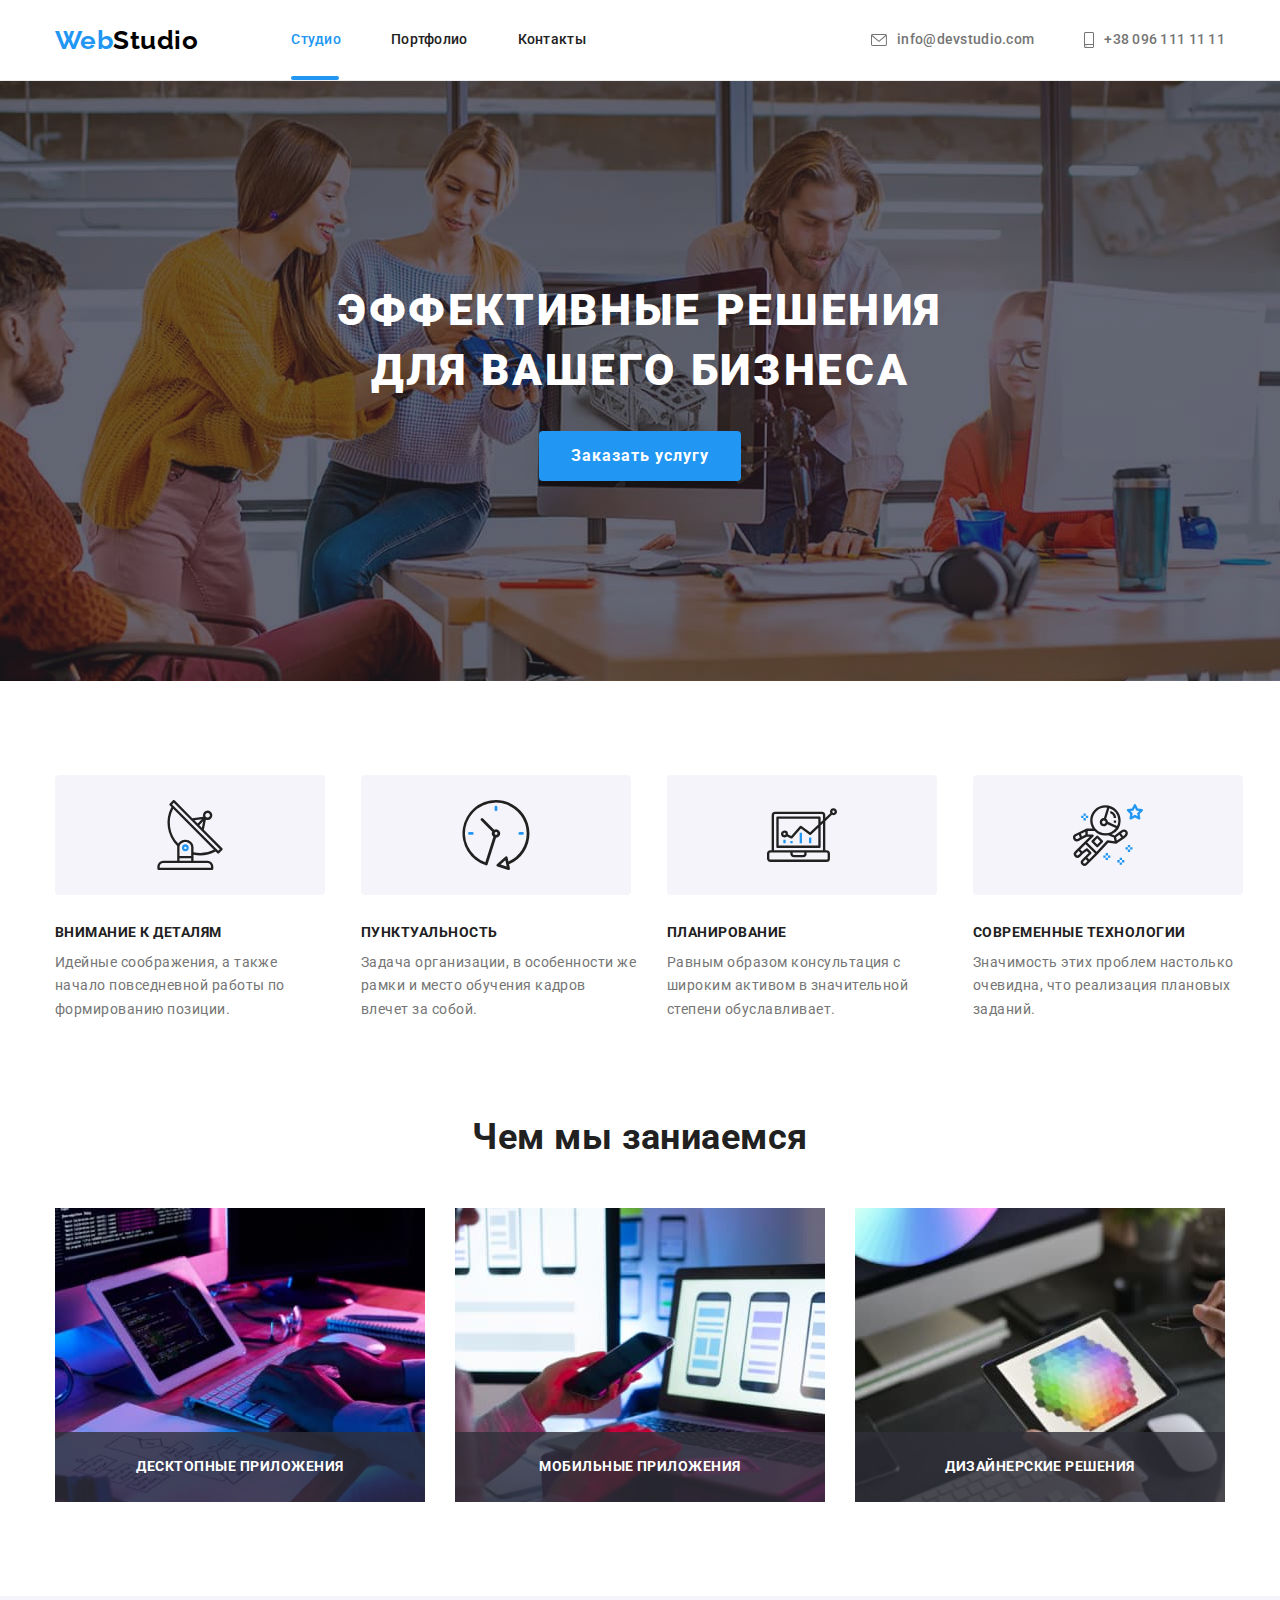
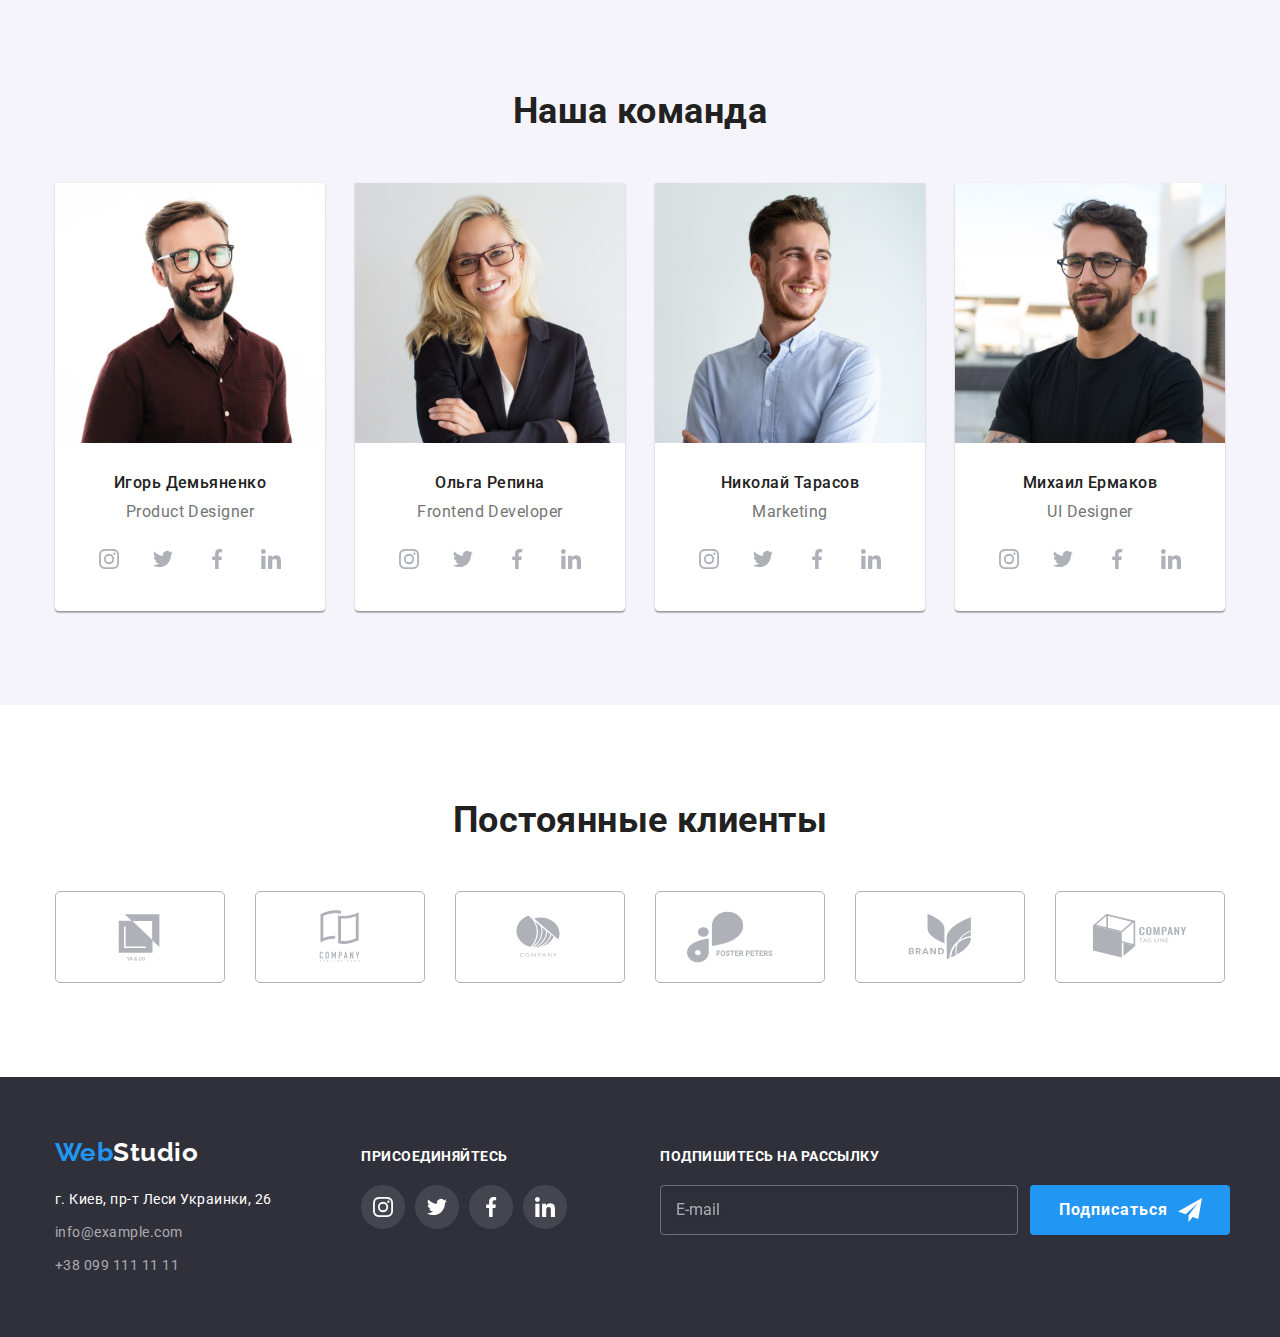
<file: index.html>
<!DOCTYPE html>
<html lang="ru">
<head>
    <meta charset="UTF-8">
    <meta http-equiv="X-UA-Compatible" content="IE=edge">
    <meta name="viewport" content="width=device-width, initial-scale=1.0">
    <title>Студио</title>
    <link href="https://fonts.googleapis.com/css2?family=Raleway:wght@700&family=Roboto:wght@400;500;700;900&display=swap"
    rel="stylesheet">
    <link rel="stylesheet" href="https://cdnjs.cloudflare.com/ajax/libs/modern-normalize/1.1.0/modern-normalize.min.css">
    <link rel="stylesheet" href="./css/style.css">
</head>

<body>

<!-- Header -->

    <header class="header">
        <div class="container head">
            <!-- Navigate -->
            <a class="logo head" href="./index.html"> <span class="logo-accent">Web</span>Studio</a>
            <nav class="navigate">
                
                <ul class="list flex">
                    <li class="nav-list"><a class="link nav current" href="./index.html">Студио</a> </li>
                    <li class="nav-list"><a class="link nav" href="./portfolio.html">Портфолио</a> </li>
                    <li class="nav-list"><a class="link nav" href="">Контакты</a> </li>
                </ul>
            </nav>
    
            <!-- Conract -->
    
            <ul class="list contact flex">
                <li class="contact-list"><a class="link link-head-contact" href="mailto:info@devstudio.com">
                    <svg class="contact-icon">
                        <use href="./images/icon.svg#icon-mail"></use>
                    </svg>
                    info@devstudio.com</a> </li>
                <li class="contact-list"><a class="link link-head-contact" href="tel:+380961111111">
                    <svg class="contact-icon-tel">
                        <use href="./images/icon.svg#icon-tel"></use>
                    </svg>
                    +38 096 111 11 11</a></li>
            </ul>
        </div>
        
    </header>

<!-- Main -->

    <main>

<!-- section hero -->

        <section class="section hero-section">
            <div class="container">
            <h1 class="hero-title">ЭФФЕКТИВНЫЕ РЕШЕНИЯ<br> ДЛЯ ВАШЕГО БИЗНЕСА</h1>
            <button class="btn hero-button"  type="button" data-modal-open>Заказать услугу</button>
            </div>
            <div class="backdrop is-hidden" data-modal>
                <div class="modal">
                    <button class="close" type="button" data-modal-close>
                        <svg class="icon-close">
                            <use href="./images/icon.svg#icon-close"></use>
                        </svg>
                    </button>

                    <form class="modal-desc">
                        <p class="paragraph-modal">Оставьте свои данные, мы вам перезвоним</p>
                    
                        <label class="label-modal">
                            <span class="label-text">Имя</span> 
                                <input 
                                    type="text" 
                                    placeholder=" " 
                                    class="input-modal" 
                                    name="user-name" 
                                    required 
                                    minlength="3" 
                                    id="user-text">
                                <svg class="icon-modal">
                                    <use href="./images/icon.svg#icon-person-black"></use>
                                </svg>
                        </label>

                        <label class="label-modal">
                             <span class="label-text">Телефон</span>
                                <input 
                                type="tel"
                                placeholder=" "
                                class="input-modal"
                                name="user-tel"
                                required
                                minlength="10"
                                id="user-tel" 
                                >
                                <svg class="icon-modal">
                                    <use href="./images/icon.svg#icon-phone-black"></use>
                                </svg>
                        </label>
                    
                        <label class="label-modal">
                            <span class="label-text">Почта</span>
                                <input
                                    type="email"
                                    placeholder=" "
                                    class="input-modal"
                                    name="user-email"
                                    required
                                    minlength="5"
                                    id="user-email" 
                                >
                                <svg class="icon-modal">
                                    <use href="./images/icon.svg#icon-email-black"></use>
                                </svg>
                        </label>
                    
                        <label for="comment" class="label-modal">
                            <span class="label-text">Комментарий</span>
                        <textarea 
                            placeholder="Введите текст"
                            class="form-comment"
                            name="comment"  
                            id="comment" 
                        ></textarea>
                        </label>
                            <input type="checkbox" class="not-displayed checkbox-modal" name="policy" value="policy" id="policy" required>
                        <label for="policy" class="policy-modal">
                            Соглашаюсь с рассылкой и принимаю&nbsp; 
                            <a href="" class="link link-policy"> 
                                Условия договора 
                            </a>
                        </label>
                    
                        <button class="btn send-modal" type="submit">Отправить</button>
                        </form>
                </div>
            </div>
        </section>

<!-- section dignity -->

        <section class="section dignity">
            <div class="container">
            <h2 class="not-displayed">Наши достоинcтва и личные качества</h2>
            <ul class="list flex dignity">
                <li class="dignity-item antenna">
                    <div class="dignity-icon-container">    
                    <svg class="icon-dignity">
                            <use href="./images/icon.svg#icon-antenna"></use>
                        </svg>
                    </div>
                    <h3 class="dignity-title">ВНИМАНИЕ К ДЕТАЛЯМ</h3>
                    <p class="paragraph dignity">Идейные соображения, а также начало повседневной работы по формированию позиции.</p>
                </li>
                <li class="dignity-item clock">
                    <div class="dignity-icon-container">    
                    <svg class="icon-dignity">
                            <use href="./images/icon.svg#icon-clock"></use>
                        </svg>
                    </div>
                    <h3 class="dignity-title">ПУНКТУАЛЬНОСТЬ</h3>
                    <p class="paragraph dignity">Задача организации, в особенности же рамки и место обучения кадров влечет за собой.</p>
                </li>
                <li class="dignity-item diagram">
                    <div class="dignity-icon-container">    
                    <svg class="icon-dignity">
                            <use href="./images/icon.svg#icon-diagram"></use>
                        </svg>
                    </div>
                    <h3 class="dignity-title ">ПЛАНИРОВАНИЕ</h3>
                    <p class="paragraph dignity">Равным образом консультация с широким активом в значительной степени обуславливает.</p>
                </li>
                <li class="dignity-item astronaut">
                    <div class="dignity-icon-container">    
                    <svg class="icon-dignity">
                            <use href="./images/icon.svg#icon-astronaut"></use>
                        </svg>
                    </div>
                    <h3 class="dignity-title ">СОВРЕМЕННЫЕ ТЕХНОЛОГИИ</h3>
                    <p class="paragraph dignity">Значимость этих проблем настолько очевидна, что реализация плановых заданий.</p>
                </li>
            </ul>
            </div>
        </section>

<!-- section specialization -->

        <section class="section">
            <div class="container">
            <h2 class="title-section">Чем мы заниаемся</h2>
            <ul class="list flex">
                <li class="specialization-item">
                <div class="spec-thumb">
                    <img src="./images/img1box.jpg" alt="разробатываем код" width="370" height="294">
                    <div class="spec-thumb-paragraph">
                        <p class="paragraph">Десктопные приложения</p>
                    </div>
                </div>  
                </li>
                <li class="specialization-item">
                    <div class="spec-thumb">
                        <img src="./images/img2box.jpg" alt="адаптируем лоя разных устройств" width="370" height="294">
                        <div class="spec-thumb-paragraph">
                            <p class="paragraph">Мобильные приложения</p>
                    </div>
                </div>
                </li>
                <li class="specialization-item">
                    <div class="spec-thumb">
                        <img src="./images/img3box.jpg" alt="стилизируем" width="370" height="294">
                        <div class="spec-thumb-paragraph">
                            <p class="paragraph">Дизайнерские решения</p>
                    </div>
                </div>
                </li>
            </ul>
            </div>
        </section>

<!-- section workers -->

        <section class="section worker-section">
            <div class="container">
            <h2 class="title-section">Наша команда</h2>
            <ul class="list flex">
                <li class="worker-item">
                    <img class="worker-photo" src="./images/photo1.jpg" alt="фото Игорь Демьяненко"  width="270" height="260">
                    <div class="worker-box">
                        <h3 class="worker-name">Игорь Демьяненко</h3>
                        <p class="paragraph worker-speciality"> Product Designer</p>
                    <ul class="worker socialnw-list">
                        <li class="worker socialnw-item insta"><a class="socialnw-link" aria-label="Ссылка на Instagrem" href="socialnw-link">
                            <svg class="icon-worker">
                                <use href="./images/icon.svg#icon-insta"></use>
                            </svg>
                        </a> </li>
                        <li class="worker socialnw-item twit"><a class="socialnw-link" aria-label="Ссылка на Twiter" href="socialnw-link">
                            <svg class="icon-worker">
                                <use href="./images/icon.svg#icon-twit"></use>
                            </svg>
                        </a> </li>
                        <li class="worker socialnw-item face"><a class="socialnw-link" aria-label="Ссылка на Facebook" href="socialnw-link">
                            <svg class="icon-worker">
                                <use href="./images/icon.svg#icon-face"></use>
                            </svg>
                        </a> </li>
                        <li class="worker socialnw-item linkedin"><a class="socialnw-link" aria-label="Ссылка на Linkedin" href="socialnw-link">
                            <svg class="icon-worker">
                                <use href="./images/icon.svg#icon-linkedin"></use>
                            </svg>
                        </a> </li>
                    </ul>
                    </div>
                </li>
                <li class="worker-item">
                    <img class="worker-photo" src="./images/photo2.jpg" alt="фото Ольга Репина"  width="270" height="260">
                    <div class="worker-box">
                        <h3 class="worker-name">Ольга Репина</h3>
                        <p class="paragraph worker-speciality"> Frontend Developer</p>
                    <ul class="worker socialnw-list">
                        <li class="worker socialnw-item insta"><a class="socialnw-link" href="socialnw-link">
                            <svg class="icon-worker">
                                <use href="./images/icon.svg#icon-insta"></use>
                            </svg>
                            </a> </li>
                            <li class="worker socialnw-item twit"><a class="socialnw-link" aria-label="Ссылка на Twiter" href="socialnw-link">
                                    <svg class="icon-worker">
                                        <use href="./images/icon.svg#icon-twit"></use>
                                    </svg>
                                </a> </li>
                            <li class="worker socialnw-item face"><a class="socialnw-link" aria-label="Ссылка на Facebook" href="socialnw-link">
                                    <svg class="icon-worker">
                                        <use href="./images/icon.svg#icon-face"></use>
                                    </svg>
                                </a> </li>
                            <li class="worker socialnw-item linkedin"><a class="socialnw-link" aria-label="Ссылка на Linkedin" href="socialnw-link">
                                    <svg class="icon-worker">
                                        <use href="./images/icon.svg#icon-linkedin"></use>
                            </svg>
                            </a> </li>
                    </ul>
                    </div>
                </li>
                <li class="worker-item">
                    <img class="worker-photo" src="./images/photo3.jpg" alt="фото Николай Тарасовv"  width="270" height="260">
                    <div class="worker-box">
                        <h3 class="worker-name">Николай Тарасов</h3>
                        <p class="paragraph worker-speciality"> Marketing</p>
                    <ul class="worker socialnw-list">
                        <li class="worker socialnw-item insta"><a class="socialnw-link" href="socialnw-link">
                            <svg class="icon-worker">
                                <use href="./images/icon.svg#icon-insta"></use>
                            </svg>
                            </a> </li>
                            <li class="worker socialnw-item twit"><a class="socialnw-link" aria-label="Ссылка на Twiter" href="socialnw-link">
                                    <svg class="icon-worker">
                                        <use href="./images/icon.svg#icon-twit"></use>
                                    </svg>
                                </a> </li>
                            <li class="worker socialnw-item face"><a class="socialnw-link" aria-label="Ссылка на Facebook" href="socialnw-link">
                                    <svg class="icon-worker">
                                        <use href="./images/icon.svg#icon-face"></use>
                                    </svg>
                                </a> </li>
                            <li class="worker socialnw-item linkedin"><a class="socialnw-link" aria-label="Ссылка на Linkedin" href="socialnw-link">
                                    <svg class="icon-worker">
                                        <use href="./images/icon.svg#icon-linkedin"></use>
                            </svg>
                            </a> </li>
                    </ul>
                    </div>
                </li>
                <li class="worker-item">
                    <img class="worker-photo" src="./images/photo4.jpg" alt="фото Михаил Ермаков"  width="270" height="260">
                    <div class="worker-box">
                        <h3 class="worker-name">Михаил Ермаков</h3>
                        <p class="paragraph worker-speciality"> UI Designer</p>
                    <ul class="worker socialnw-list">
                        <li class="worker socialnw-item insta"><a class="socialnw-link" href="socialnw-link">
                                <svg class="icon-worker">
                                    <use href="./images/icon.svg#icon-insta"></use>
                                </svg>
                                </a> </li>
                                <li class="worker socialnw-item twit"><a class="socialnw-link" aria-label="Ссылка на Twiter" href="socialnw-link">
                                        <svg class="icon-worker">
                                            <use href="./images/icon.svg#icon-twit"></use>
                                        </svg>
                                    </a> </li>
                                <li class="worker socialnw-item face"><a class="socialnw-link" aria-label="Ссылка на Facebook" href="socialnw-link">
                                        <svg class="icon-worker">
                                            <use href="./images/icon.svg#icon-face"></use>
                                        </svg>
                                    </a> </li>
                                <li class="worker socialnw-item linkedin"><a class="socialnw-link" aria-label="Ссылка на Linkedin" href="socialnw-link">
                                        <svg class="icon-worker">
                                            <use href="./images/icon.svg#icon-linkedin"></use>
                                </svg>
                            </a> </li>
                    </ul>
                    </div>
                </li>
            </ul>
            </div>
        </section>

<!--  -->
        <section class="section">
            <div class="container">
                <h2 class="title-section">
                Постоянные клиенты
                </h2>
                <ul class="list client">
                    <li class="item client"><a class="link client" aria-label="Ссылка на страницу клиента" href="">
                        <svg class="icon-client">
                            <use href="./images/icon.svg#icon-client-1"></use>
                        </svg>
                    </a></li>
                    <li class="item client"><a class="link client" aria-label="Ссылка на страницу клиента" href="">
                        <svg class="icon-client">
                            <use href="./images/icon.svg#icon-client-2"></use>
                        </svg>
                    </a></li>
                    <li class="item client"><a class="link client" aria-label="Ссылка на страницу клиента" href="">
                            <svg class="icon-client">
                                <use href="./images/icon.svg#icon-client-3"></use>
                            </svg>
                    </a></li>
                    <li class="item client"><a class="link client" aria-label="Ссылка на страницу клиента" href="">
                            <svg class="icon-client">
                                <use href="./images/icon.svg#icon-client-4"></use>
                            </svg>
                    </a></li>
                    <li class="item client"><a class="link client" aria-label="Ссылка на страницу клиента" href="">
                            <svg class="icon-client">
                                <use href="./images/icon.svg#icon-client-5"></use>
                            </svg>
                    </a></li>
                    <li class="item client"><a class="link client" aria-label="Ссылка на страницу клиента" href="">
                            <svg class="icon-client">
                                <use href="./images/icon.svg#icon-client-6"></use>
                            </svg>
                    </a></li>
                </ul>
            </div>
        </section>
    </main>

<!-- Footer -->

    <footer class="foot">
        <div class="container footer">
            <div class="container-foot-adress">
            <a class="logo white" href="./index.html"><span class="logo-accent">Web</span>Studio </a>
            <address class="adr">
                <ul class="list"> 
                    <li class="adress-list">
                        <a class="foot-contact map" href="https://www.google.com/maps/place/%D0%B1%D1%83%D0%BB.+%D0%9B%D0%B5%D1%81%D0%B8+%D0%A3%D0%BA%D1%80%D0%B0%D0%B8%D0%BD%D0%BA%D0%B8,+26,+%D0%9A%D0%B8%D0%B5%D0%B2,+02000/@50.4265807,30.5361971,17z/data=!3m1!4b1!4m5!3m4!1s0x40d4cf0e033ecbe9:0x57a4dffefec77da0!8m2!3d50.4265807!4d30.5383858" target="_blank">г. Киев, пр-т Леси Украинки, 26</a>
                    </li>
                    <li class="adress-list">
                        <a class="foot-contact" href="mailto:info@example.com">info@example.com</a>
                    </li>
                    <li class="adress-list">
                        <a class="foot-contact" href="tel:+380991111111">+38 099 111 11 11</a>
                    </li>
                </ul>
            </address>
            </div>
            <div class="container-foot-follow">
                <p class="follow-title">ПРИСОЕДИНЯЙТЕСЬ</p>
                <ul class="socialnw-list">
                    <li class="socialnw-item insta"><a class="socialnw-link-foot" aria-label="Ссылка на Intagram" href="socialnw-link">
                        <svg class="icon-foot">
                            <use href="./images/icon.svg#icon-inst-foot"></use>
                        </svg>
                    </a> </li>
                    <li class="socialnw-item twit"><a class="socialnw-link-foot" aria-label="Ссылка на Twiter" href="socialnw-link">
                        <svg class="icon-foot">
                            <use href="./images/icon.svg#icon-twit-foot"></use>
                        </svg>
                    </a> </li>
                    <li class="socialnw-item face"><a class="socialnw-link-foot" aria-label="Ссылка на Facebook" href="socialnw-link">
                        <svg class="icon-foot">
                            <use href="./images/icon.svg#icon-face-foot"></use>
                        </svg>
                    </a> </li>
                    <li class="socialnw-item linkedin"><a class="socialnw-link-foot" aria-label="Ссылка на Linkedin" href="socialnw-link">
                        <svg class="icon-foot">
                            <use href="./images/icon.svg#icon-linkedin-foot"></use>
                        </svg>
                    </a> </li>
                </ul>
            </div>
                <div class="container-foot-join">
                    <p class="join-title">Подпишитесь на рассылку</p>
                    <form class="join-form">
                    <input 
                        type="email"
                        placeholder="E-mail"
                        class="foot-input-modal"
                        name="user-email-foot"
                        required
                        minlength="10"
                        id="user-email-foot" 
                    >
                        <button class="btn join-btn" type="submit">
                        Подписаться
                            <svg class="icon-join">
                                <use href="./images/icon.svg#icon-join"></use>
                            </svg>
                        </button>
                    </form>
                </div>
        </div>
    </footer>
    
<script src="./js/modal.js"></script>
</body>

</html>
</file>
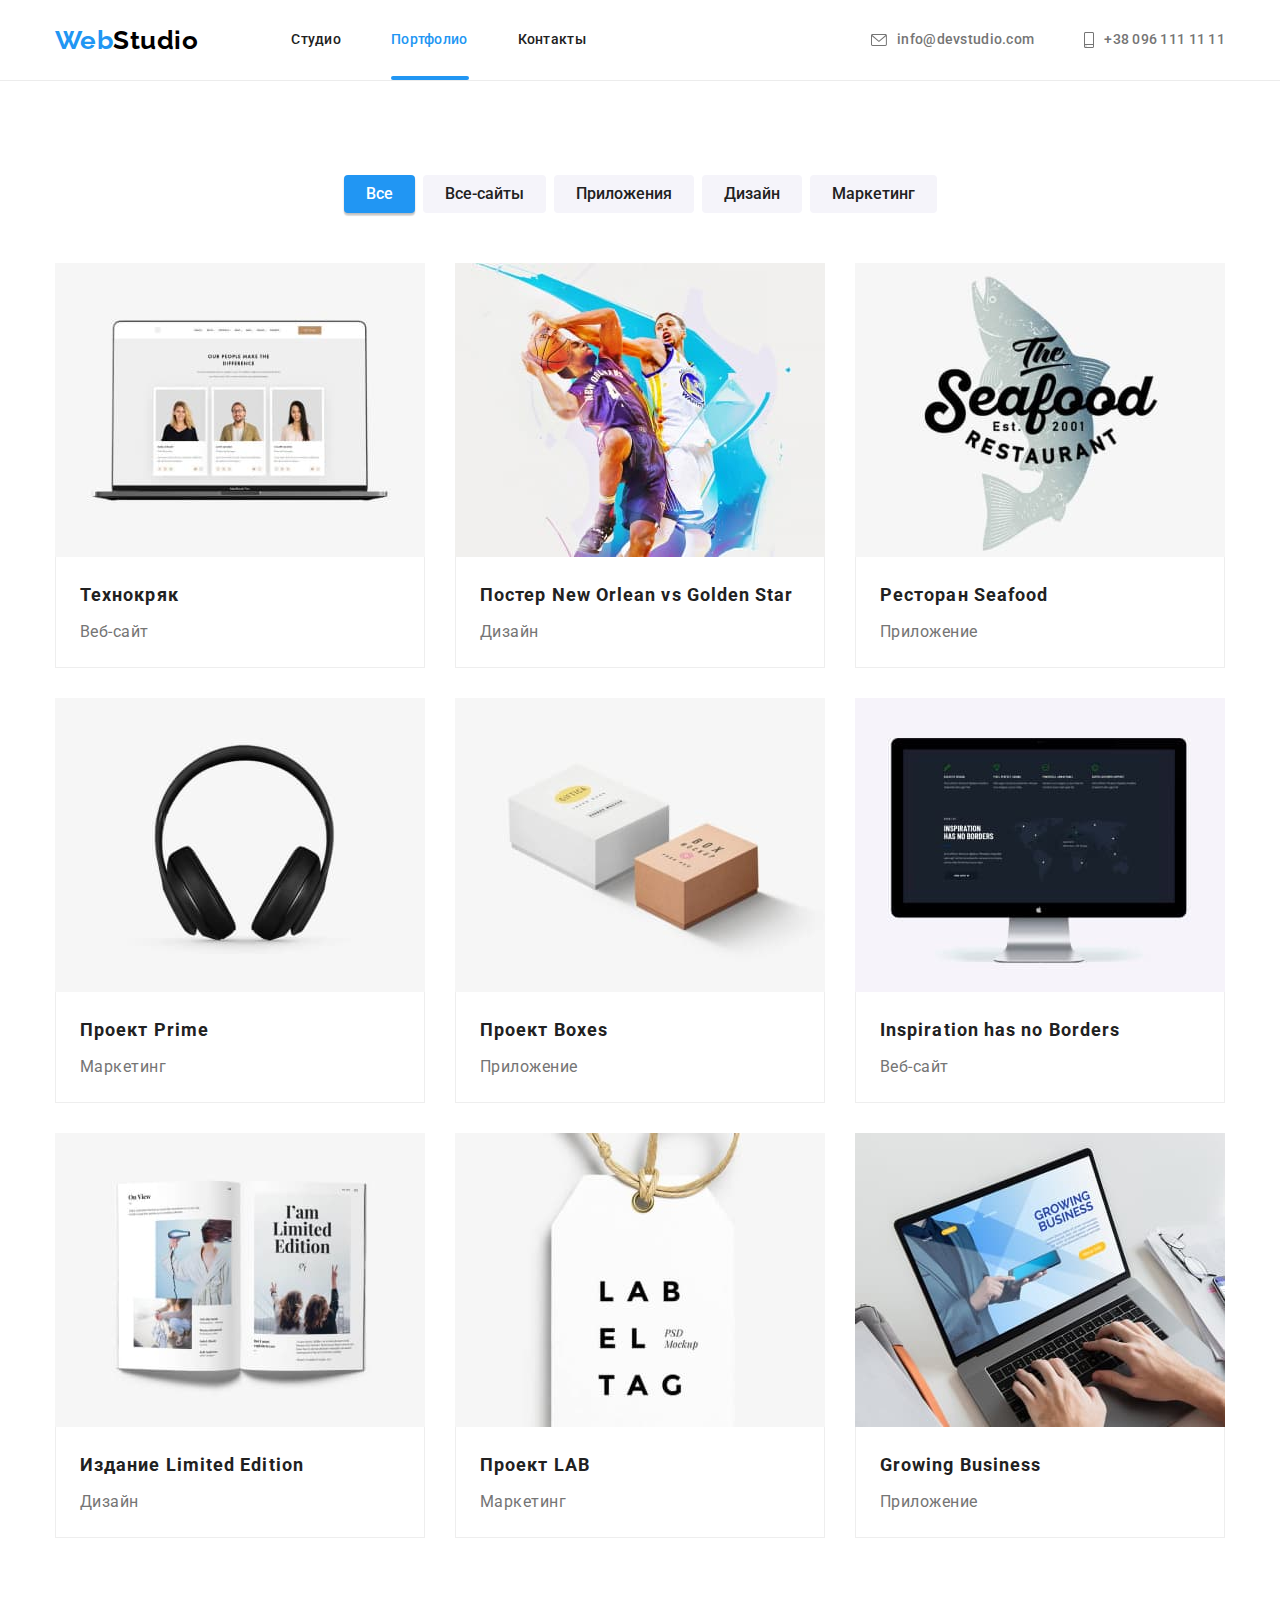
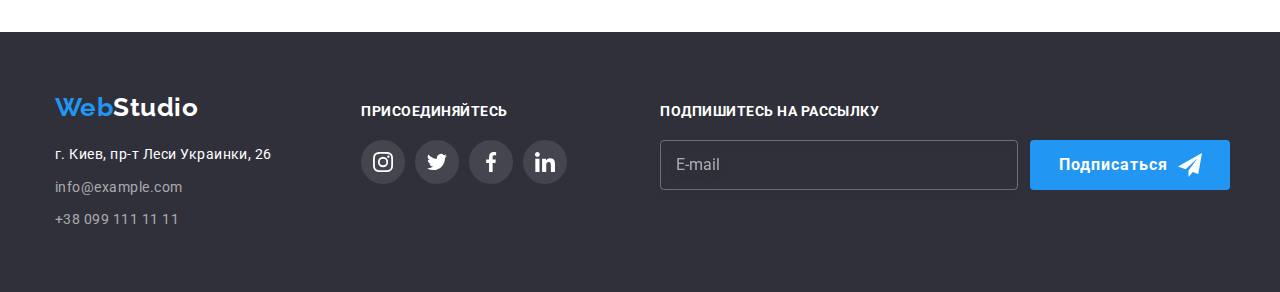
<file: portfolio.html>
<!DOCTYPE html>
<html lang="ru">

<head>
    <meta charset="UTF-8">
    <meta http-equiv="X-UA-Compatible" content="IE=edge">
    <meta name="viewport" content="width=device-width, initial-scale=1.0">
    <title>Портфолио</title>
    <link href="https://fonts.googleapis.com/css2?family=Raleway:wght@700&family=Roboto:wght@400;500;700;900&display=swap"
    rel="stylesheet">
    <link rel="stylesheet" href="https://cdnjs.cloudflare.com/ajax/libs/modern-normalize/1.1.0/modern-normalize.min.css">
    <link rel="stylesheet" href="./css/style.css">
</head>
    
<body>

    <!-- Header -->
    
    <header class="header">
        <div class="container head">
            <!-- Navigate -->
            <a class="logo head" href="./index.html"> <span class="logo-accent">Web</span>Studio</a>
            <nav class="navigate">
                <ul class="list flex">
                    <li class="nav-list"><a class="link nav" href="./index.html">Студио</a> </li>
                    <li class="nav-list"><a class="link nav current portfolio" href="./portfolio.html">Портфолио</a> </li>
                    <li class="nav-list"><a class="link nav" href="">Контакты</a> </li>
                </ul>
            </nav>
    
            <!-- Conract -->
    
            <ul class="list contact flex">
                <li class="contact-list"><a class="link link-head-contact" href="mailto:info@devstudio.com">
                        <svg class="contact-icon">
                            <use href="./images/icon.svg#icon-mail"></use>
                        </svg>
                        info@devstudio.com</a> </li>
                <li class="contact-list"><a class="link link-head-contact" href="tel:+380961111111">
                    <svg class="contact-icon-tel">
                        <use href="./images/icon.svg#icon-tel"></use>
                    </svg>
                        +38 096 111 11 11</a></li>
            </ul>
        </div>
    </header>

    <!-- main -->
    <main>


        <!-- portfolio section -->
        
        <section class="section">
            <h1 class="not-displayed">Портфолио</h1>
            <div class="container portfolio">
        <!-- filters -->
                <ul class="list flex button-filter-list">
                    <li class="btn-item">
                        <button class="btn button-filter corrent" type="button"> Все</button>
                    </li>
                    <li class="btn-item">
                        <button class="btn button-filter" type="button"> Все-сайты</button>
                    </li>
                    <li class="btn-item">
                        <button class="btn button-filter" type="button"> Приложения</button>
                    </li>
                    <li class="btn-item">
                        <button class="btn button-filter" type="button"> Дизайн</button>
                    </li>
                    <li class="btn-item">
                        <button class="btn button-filter" type="button"> Маркетинг</button>
                    </li>
                </ul>
            
                <ul class="list flex portfolio ">
                    <li class="portfolio-list"> 
                        <a class="portfolio-link" href="">
                        <div class="product-thumb">
                            <img class="portfolio-photo" src="./images/techno-crack.jpg" alt="Фото сайта" height="294" width="370">
                            <div class="product-thumb-paragraph">
                                <p class="paragraph">Технокряк это современная площадка распространения коронавируса. Компании используют эту платформу для цифрового
                                шпионажа и атак на защищённые сервера конкурентов.</p>
                            </div>
                        </div>
                        <div class="portfolio-box">
                            <h3 class="portfolio-item-title">
                                Технокряк
                            </h3>
                            <p class="paragraph portfolio-sorting-item">
                                Веб-сайт
                            </p>
                        </div>
                        </a>
                    </li>
                    <li class="portfolio-list"> 
                        <a class="portfolio-link" href="">
                        <div class="product-thumb">
                            <img class="portfolio-photo" src="./images/poster.jpg" alt="Фото постера" height="294" width="370">
                            <div class="product-thumb-paragraph">
                                <p class="paragraph">Технокряк это современная площадка распространения коронавируса. Компании используют эту
                                    платформу для цифрового
                                    шпионажа и атак на защищённые сервера конкурентов.</p>
                            </div>
                        </div>
                        <div class="portfolio-box">
                            <h3 class="portfolio-item-title">
                                Постер New Orlean vs Golden Star
                            </h3>
                            <p class="paragraph portfolio-sorting-item">
                                Дизайн
                            </p>
                        </div>
                        </a>
                    </li>
                    <li class="portfolio-list"> 
                        <a class="portfolio-link" href="">
                        <div class="product-thumb">
                            <img class="portfolio-photo" src="./images/restaurant.jpg" alt="Фото приложения" height="294" width="370">
                            <div class="product-thumb-paragraph">
                                <p class="paragraph">Технокряк это современная площадка распространения коронавируса. Компании используют эту
                                    платформу для цифрового
                                    шпионажа и атак на защищённые сервера конкурентов.</p>
                            </div>
                            </div>
                        <div class="portfolio-box">
                            <h3 class="portfolio-item-title">
                                Ресторан Seafood
                            </h3>
                            <p class="paragraph portfolio-sorting-item">
                                Приложение
                            </p>
                        </div>
                        </a>
                    </li>
                    <li class="portfolio-list"> 
                        <a class="portfolio-link" href="">
                        <div class="product-thumb">
                            <img class="portfolio-photo" src="./images/project-prime.jpg" alt="Наушники" height="294" width="370">
                            <div class="product-thumb-paragraph">
                                <p class="paragraph">Технокряк это современная площадка распространения коронавируса. Компании используют эту
                                    платформу для цифрового
                                    шпионажа и атак на защищённые сервера конкурентов.</p>
                            </div>
                        </div>
                        <div class="portfolio-box">
                            <h3 class="portfolio-item-title">
                                Проект Prime
                            </h3>
                            <p class="paragraph portfolio-sorting-item">
                                Маркетинг
                            </p>
                        </div>
                        </a>
                    </li>
                    <li class="portfolio-list"> 
                        <a class="portfolio-link" href="">
                        <div class="product-thumb">
                            <img class="portfolio-photo" src="./images/project-boxes.jpg" alt="Фото приложения" height="294" width="370">
                            <div class="product-thumb-paragraph">
                                <p class="paragraph">Технокряк это современная площадка распространения коронавируса. Компании используют эту
                                    платформу для цифрового
                                    шпионажа и атак на защищённые сервера конкурентов.</p>
                            </div>
                        </div>
                        <div class="portfolio-box">
                            <h3 class="portfolio-item-title">
                                Проект Boxes
                            </h3>
                            <p class="paragraph portfolio-sorting-item">
                                Приложение
                            </p>
                        </div>
                        </a>
                    </li>
                    <li class="portfolio-list"> 
                        <a class="portfolio-link" href="">
                        <div class="product-thumb">
                            <img class="portfolio-photo" src="./images/inspiration.jpg" alt="Фото сайта" height="294" width="370">
                            <div class="product-thumb-paragraph">
                                <p class="paragraph">Технокряк это современная площадка распространения коронавируса. Компании используют эту
                                    платформу для цифрового
                                    шпионажа и атак на защищённые сервера конкурентов.</p>
                            </div>
                        </div>
                        <div class="portfolio-box">
                            <h3 class="paragraph portfolio-item-title">
                                Inspiration has no Borders
                            </h3>
                            <p class="paragraph portfolio-sorting-item">
                                Веб-сайт
                            </p>
                        </div>
                        </a>
                    </li>
                    <li class="portfolio-list"> 
                        <a class="portfolio-link" href="">
                        <div class="product-thumb">
                            <img class="portfolio-photo" src="./images/magazine.jpg" alt="Фото журнала" height="294" width="370">
                            <div class="product-thumb-paragraph">
                                <p class="paragraph">Технокряк это современная площадка распространения коронавируса. Компании используют эту
                                    платформу для цифрового
                                    шпионажа и атак на защищённые сервера конкурентов.</p>
                            </div>
                        </div>
                        <div class="portfolio-box">
                            <h3 class="portfolio-item-title">
                                Издание Limited Edition
                            </h3>
                            <p class="paragraph portfolio-sorting-item">
                                Дизайн
                            </p>
                        </div>
                        </a>
                    </li>
                    <li class="portfolio-list"> 
                        <a class="portfolio-link" href="">
                        <div class="product-thumb">
                            <img class="portfolio-photo" src="./images/project-lab.jpg" alt="Фото бирки" height="294" width="370">
                            <div class="product-thumb-paragraph">
                                <p class="paragraph">Технокряк это современная площадка распространения коронавируса. Компании используют эту
                                    платформу для цифрового
                                    шпионажа и атак на защищённые сервера конкурентов.</p>
                            </div>
                        </div>
                        <div class="portfolio-box">
                            <h3 class="portfolio-item-title">
                                Проект LAB
                            </h3>
                            <p class="paragraph portfolio-sorting-item">
                                Маркетинг
                            </p>
                        </div>
                        </a>
                    </li>
                    <li class="portfolio-list"> 
                        <a class="portfolio-link" href="">
                        <div class="product-thumb">
                            <img class="portfolio-photo" src="./images/grovwing.jpg" alt="Фото приложения" height="294" width="370">
                            <div class="product-thumb-paragraph">
                                <p class="paragraph">Технокряк это современная площадка распространения коронавируса. Компании используют эту
                                    платформу для цифрового
                                    шпионажа и атак на защищённые сервера конкурентов.</p>
                            </div>
                        </div>
                        <div class="portfolio-box">
                            <h3 class="portfolio-item-title">
                                Growing Business
                            </h3>
                            <p class="paragraph portfolio-sorting-item">
                                Приложение
                            </p>
                        </div>
                        </a>
                    </li>
                </ul>
            </div>
        </section>
    </main>

    <!-- Footer -->
    
    <footer class="foot">
        <div class="container footer">
            <div class="container-foot-adress">
                <a class="logo white" href="./index.html"><span class="logo-accent">Web</span>Studio </a>
                <address class="adr">
                    <ul class="list">
                        <li class="adress-list">
                            <a class="foot-contact map"
                                href="https://www.google.com/maps/place/%D0%B1%D1%83%D0%BB.+%D0%9B%D0%B5%D1%81%D0%B8+%D0%A3%D0%BA%D1%80%D0%B0%D0%B8%D0%BD%D0%BA%D0%B8,+26,+%D0%9A%D0%B8%D0%B5%D0%B2,+02000/@50.4265807,30.5361971,17z/data=!3m1!4b1!4m5!3m4!1s0x40d4cf0e033ecbe9:0x57a4dffefec77da0!8m2!3d50.4265807!4d30.5383858"
                                target="_blank">г. Киев, пр-т Леси Украинки, 26</a>
                        </li>
                        <li class="adress-list">
                            <a class="foot-contact" href="mailto:info@example.com">info@example.com</a>
                        </li>
                        <li class="adress-list">
                            <a class="foot-contact" href="tel:+380991111111">+38 099 111 11 11</a>
                        </li>
                    </ul>
                </address>
            </div>
            <div class="container-foot-follow">
                <h2 class="follow-title">ПРИСОЕДИНЯЙТЕСЬ</h2>
                <ul class="socialnw-list">
                    <li class="socialnw-item insta"><a class="socialnw-link-foot" aria-label="Ссылка на Intagram"
                            href="socialnw-link">
                            <svg class="icon-foot">
                                <use href="./images/icon.svg#icon-inst-foot"></use>
                            </svg>
                        </a> </li>
                    <li class="socialnw-item twit"><a class="socialnw-link-foot" aria-label="Ссылка на Twiter"
                            href="socialnw-link">
                            <svg class="icon-foot">
                                <use href="./images/icon.svg#icon-twit-foot"></use>
                            </svg>
                        </a> </li>
                    <li class="socialnw-item face"><a class="socialnw-link-foot" aria-label="Ссылка на Facebook"
                            href="socialnw-link">
                            <svg class="icon-foot">
                                <use href="./images/icon.svg#icon-face-foot"></use>
                            </svg>
                        </a> </li>
                    <li class="socialnw-item linkedin"><a class="socialnw-link-foot" aria-label="Ссылка на Linkedin"
                            href="socialnw-link">
                            <svg class="icon-foot">
                                <use href="./images/icon.svg#icon-linkedin-foot"></use>
                            </svg>
                        </a> </li>
                </ul>
            </div>
                <div class="container-foot-join">
                    <p class="join-title">Подпишитесь на рассылку</p>
                    <form class="join-form">
                        <input type="email" placeholder="E-mail" class="foot-input-modal" name="user-email-foot" required minlength="10"
                            id="user-email-foot">
                        <button class="btn join-btn" type="submit">
                            Подписаться
                            <svg class="icon-join">
                                <use href="./images/icon.svg#icon-join"></use>
                            </svg>
                        </button>
                    </form>
                </div>
        </div>
    </footer>

</body>

</html>
</file>
<file: css/style.css>
:root {
  --promary-text-color: #000000;
  --link-text-color: #212121;
  --contact-link-text-color: #757575;
  --title-text-color: #000000;
  --accent-colot: #2196f3;
  --white-color: #ffffff;
  --button-filter: #f5f4fa;
  --second-bgc: #2f303a;
}

html {
  box-sizing: border-box;
}

*,
*::before,
*::after {
  box-sizing: inherit;
}

/* body */

body {
  background-color: var(--white-color);
  color: var(--contact-link-text-color);

  font-family: Roboto, sans-serif;
  letter-spacing: 0.03em;
}

.logo,
.link {
  text-decoration: none;
}

.list {
  list-style: none;
  padding: 0;
  margin: 0;
}

.btn {
  font-family: inherit;
  border: none;
  cursor: pointer;
  position: relative;
}

.section {
  padding-top: 94px;
  padding-bottom: 94px;
}

.container {
  width: 1200px;
  margin-left: auto;
  margin-right: auto;
  padding-left: 15px;
  padding-right: 15px;
}

.title-section,
.hero-title,
.worker-name,
.portfolio-item-title,
.dignity-title,
.paragraph,
.not-displayed {
  padding: 0px;
  margin: 0px;
}

img {
  display: block;

  max-width: 100%;
  height: auto;
}

svg {
display: block;
}

.list.flex {
  display: flex;
  flex-wrap: wrap;
  align-items: center;
}

.not-displayed {
  position: fixed;
  transform: scale(0);
}


/* Logo */

.logo {
  margin-right: 93px;
}

.logo {
  color: var(--promary-text-color);

  font-family: Raleway, sans-serif;
  font-weight: 700;
  font-size: 26px;
  line-height: 1.19;
}

.logo.head {
  padding-top: 24px;
  padding-bottom: 24px;
}

.logo-accent {
  color: var(--accent-colot);
}

/* Header */

.header {
  border-bottom: 1px solid #ececec;
}

.navigate {
  display: flex;
  align-items: center;
}

.container.head {
  display: flex;
  position: relative;
  align-items: center;
}

.nav-list:not(last-child) {
  margin-right: 50px;
}

.nav{
  display: flex;
  padding-top: 32px;
  padding-bottom: 32px;
  font-weight: 500;
  font-size: 14px;
  line-height: 1.14;
  letter-spacing: 0.02em;

  color: var(--link-text-color);

  transition-property: color;
  transition-duration: 250ms;
  transition-timing-function: cubic-bezier(0.4, 0, 0.2, 1);
}

.nav.current {
  color: var(--accent-colot);
}

.nav.current::before {
  content: '';
  position: absolute;
  bottom: 0;
  width: 48px;
  height: 4px;

  background: #2196f3;
  border-radius: 2px;
}

.nav.current.portfolio::before {
  content: '';
  position: absolute;

  width: 78px;
  height: 4px;

  background: #2196f3;
  border-radius: 2px;
}

.nav:hover,
.nav:focus {
  color: var(--accent-colot);
}

.contact-list:not(:last-child) {
  margin-right: 50px;
}

.list.contact {
  margin-left: auto;
}

.link-head-contact {
  display: flex;
  align-items: center;
  justify-content: center;
  padding-top: 32px;
  padding-bottom: 32px;
  font-weight: 500;
  font-size: 14px;
  line-height: 1.14;
  letter-spacing: 0.02em;

  color: var(--contact-link-text-color);

  transition-property: color;
  transition-duration: 250ms;
  transition-timing-function: cubic-bezier(0.4, 0, 0.2, 1);
}

.contact-icon {
  margin-right: 10px;
  width: 16px;
  height: 12px;
  fill: currentColor;
}

.contact-icon-tel {
  margin-right: 10px;
  width: 10px;
  height: 16px;
  fill: currentColor;
}


.link-head-contact:hover,
.link-head-contact:focus {
  color: var(--accent-colot);
}


/* Footer */

.foot {
  background-color: var(--second-bgc);
  padding-top: 60px;
  padding-bottom: 60px;
}

.container.footer {
  display: flex;
  align-items: baseline;
}

.adr {
  font-style: normal;
  margin-top: 20px;
}

.container-foot-adress {
  display: block;
}

.logo.white {
  color: var(--white-color);
}

.foot-contact.map {
  color: var(--white-color);
  display: inline-block;
  text-decoration: none;

  font-size: 14px;
  line-height: 1.71;
}

.foot-contact {
  color: rgba(255, 255, 255, 0.6);
  display: inline-block;
  text-decoration: none;

  font-size: 14px;
  line-height: 1.71;

  transition-property: color;
  transition-duration: 250ms;
  transition-timing-function: cubic-bezier(0.4, 0, 0.2, 1);
}

.foot-contact:hover,
.foot-contact:focus {
  color: var(--accent-colot);
}

.adress-list:not(:last-child) {
  margin-bottom: 9px;
}

.container-foot-follow {
  display: block;
  margin-left: 70px;
}

.follow-title {
  margin: 0px;

  margin-bottom: 20px;
  color: var(--white-color);
  font-weight: bold;
  font-size: 14px;
  line-height: 1.14;
}

.socialnw-list {
  list-style: none;
  margin: 0px;
  padding: 0px;
  display: flex;
}

.socialnw-item {
  display: inline-block;
}

.socialnw-item:not(:last-child) {
  margin-right: 10px;
}

.socialnw-link-foot {
  display: block;
  width: 44px;
  height: 44px;
  border-radius: 50%;

  color: var(--white-color);
  transition-property: background-color;
  transition-duration: 250ms;
  transition-timing-function: cubic-bezier(0.4, 0, 0.2, 1);
}

.icon-foot {
  width: 44px;
  height: 44px;
  fill: currentColor;
}

.socialnw-link-foot:hover,
.socialnw-link-foot:focus {
  background-color: var(--accent-colot);
}

.container-foot-join {
  display: block;
  margin-left: 93px;
}
.join-title {
  margin: 0px;

  margin-bottom: 20px;
  color: var(--white-color);
  font-weight: 700;
  font-size: 14px;
  line-height: 1.14;
  text-transform: uppercase;
}
.join-form {
  display: flex;
}
.foot-input-modal {
  width: 358px;
  height: 50px;
  padding: 16px 15px;

  font-size: 16px;
  line-height: 1.25;
  color: var(--white-color);
  background-color: inherit;
  outline: none;
  filter: drop-shadow(0px 4px 4px rgba(0, 0, 0, 0.15));
  border-radius: 4px;
  border: 1px solid rgba(255, 255, 255, 0.3);
}

.foot-input-modal::placeholder {
  font-size: 16px;
  line-height: 1.25;
  color: rgba(255, 255, 255, 0.6);
}
.join-btn {
  display: flex;
  justify-content: center;
  padding: 0;
  margin-left: 12px;
  width: 200px;
  height: 50px;
  font-weight: 700;
  font-size: 16px;
  line-height: 1.87;

  align-items: center;
  text-align: center;
  letter-spacing: 0.06em;

  color: var(--white-color);
  background-color: var(--accent-colot);
  border-radius: 4px;
} 
.icon-join {
  margin-left: 10px;
  width: 24px;
  height: 24px; 
  fill: var(--white-color);
}


/* Hero page */

/* section hero */

.title-section {
  margin-bottom: 50px;

  color: var(--link-text-color);

  font-weight: 700;
  font-size: 36px;
  line-height: 1.17;
  text-align: center;
}

.hero-section {
  background-color: var(--second-bgc);
  background-image: linear-gradient(to right, rgba(47, 48, 58, 0.4), rgba(47, 48, 58, 0.4)),
    url('../images/bgfont.jpg');
  background-repeat: no-repeat;
  background-position: center;
  max-width: 1600px;
  max-height: 600px;
  margin-right: auto;
  margin-left: auto;
  padding-top: 200px;
  padding-bottom: 200px;
  text-align: center;
}

.hero-title {
  margin-bottom: 30px;

  color: var(--white-color);

  font-weight: 900;
  font-size: 44px;
  line-height: 1.36;

  letter-spacing: 0.06em;
  text-transform: uppercase;
}

.hero-button {
  box-shadow: 0px 4px 4px rgba(0, 0, 0, 0.15);
  border-radius: 4px;
  padding: 10px 32px;
  background-color: var(--accent-colot);
  color: var(--white-color);

  font-weight: 700;
  font-size: 16px;
  line-height: 1.87;
  text-align: center;
  letter-spacing: 0.06em;
}

.backdrop {
  position: fixed;
  top: 0;
  left: 0;
  height: 100%;
  width: 100%;
  background: rgba(0, 0, 0, 0.2);
  z-index: 1;
  opacity: 1;
  transition: opacity 250ms cubic-bezier(0.4, 0, 0.2, 1);
}

.backdrop.is-hidden {
  opacity: 0;
  pointer-events: none;
}

.modal {
  position: absolute;
  top: 50%;
  left: 50%;
  padding: 40px;
  transform: translate(-50%, -50%) scale(1);
  transition: transform 250ms cubic-bezier(0.4, 0, 0.2, 1);
  max-width: 528px;
  background: #ffffff;
  box-shadow: 0px 1px 3px rgb(0 0 0 / 12%), 0px 1px 1px rgb(0 0 0 / 14%),
    0px 2px 1px rgb(0 0 0 / 20%);
  border-radius: 4px;
}

.close {
  display: block;
  position: absolute;
  top: 8px;
  right: 8px;
  padding: 0;

  border: none;
  font: inherit;
  color: inherit;
  background-color: transparent;
  cursor: pointer;
}

.icon-close {
  height: 30px;
  width: 30px;
  border: 1px solid rgba(0, 0, 0, 0.1);
  fill: var(--link-text-color);
  border-radius: 50%;
  transition-property: fill;
  transition-duration: 250ms;
  transition-timing-function: cubic-bezier(0.4, 0, 0.2, 1);
}

.icon-close:hover,
.icon-close:focus {
  fill: var(--accent-colot);
}

.modal-desc {
  display: flex;
flex-direction: column;
align-items: center;
}
.paragraph-modal {
  margin-top: 0;

  font-weight: 700;
  font-size: 20px;
  line-height: 1.15;
  text-align: center;
  color: var(--link-text-color);
}
.label-modal {
  margin-bottom: 12px;
  position: relative;
}
.label-modal:nth-last-child(4n) {
  margin-bottom: 20px;
}
.label-text {
  display: block;
  margin-bottom: 4px;
  text-align: start;

  font-size: 12px;
  line-height: 1.16;
  letter-spacing: 0.01em;

  color: var(--contact-link-text-color);
}

.input-modal {
  display: block;
  width: 448px;
  height: 40px;
  padding-left: 42px;
  padding-top: 11px;
  padding-bottom: 11px;


  border: 1px solid rgba(33, 33, 33, 0.2);
  border-radius: 4px;
  color: var(--link-text-color);
  background-color: inherit;
  outline: none;
  transition-property: border-color;
  transition-duration: 250ms;
  transition-timing-function: cubic-bezier(0.4, 0, 0.2, 1);
}
.icon-modal {
  position: absolute;
  top: 28px;
  left: 12px;
  height: 18px;
  width: 18px;
  fill: var(--link-text-color);
  transition-property: fill;
  transition-duration: 250ms;
  transition-timing-function: cubic-bezier(0.4, 0, 0.2, 1);
}

.input-modal:hover,
.input-modal:focus, 
.input-modal:not(:placeholder-shown) {
  border-color: var(--accent-colot);
}
.input-modal:hover + .icon-modal,
.input-modal:focus + .icon-modal,
.input-modal:not(:placeholder-shown) + .icon-modal  {
  fill: var(--accent-colot);  
}

.form-comment {
  display: block;
  resize: none;
  width: 448px;
  height: 120px;
  padding-top: 12px;
  padding-left: 16px;
  padding-right: 16px;
  padding-bottom: 12px;

  border: 1px solid rgba(33, 33, 33, 0.2);
  border-radius: 4px;
  outline: none;
  transition-property: border-color;
  transition-duration: 250ms;
  transition-timing-function: cubic-bezier(0.4, 0, 0.2, 1);
}
.form-comment:hover,
.form-comment:focus,
.form-comment:not(:placeholder-shown) {
  border-color: var(--accent-colot);
}

.policy-modal {
  display: flex;  
  align-items: center;
  margin-bottom: 30px;


  font-size: 14px;
  line-height: 1.71;
}
.link-policy {
  color: var(--accent-colot);
  border-bottom: 1px solid var(--accent-colot);

  font-size: 14px;
  line-height: 1.71;
}
.policy-modal::before {
  content: "";
  height: 15px;
  width: 16px;
  border: 2px solid var(--link-text-color);
  border-radius: 2px;
  margin-right: 7px;
}
.checkbox-modal:checked + .policy-modal::before {
  background-color: var(--accent-colot);
  background-image: url(../images/check.svg);
  background-repeat: no-repeat;
  background-position: center;
  background-size: 11px, 8px;
  border: transparent;
}
.send-modal {
display: block;
margin-left: auto;
margin-right: auto;
width: 200px;
height: 50px;
font-weight: 700;
font-size: 16px;
line-height: 1.87;

align-items: center;
text-align: center;
letter-spacing: 0.06em;

color: var(--white-color);
background-color: var(--accent-colot);
box-shadow: 0px 4px 4px rgba(0, 0, 0, 0.15);
border-radius: 4px;
}

/* section dignity */

.section.dignity {
  padding-bottom: 0px;
}

.list.flex.dignity {
  margin-right: -30px;
}

.list.dignity>.dignity-item {
  flex-basis: calc(100% / 4 - 24px);
}

.dignity-item:not(:last-child) {
  margin-right: 30px;
}

.dignity-icon-container {
  margin-bottom: 30px;
}

.icon-dignity {
  height: 120px;
  width: 270px;
}

.dignity-title {
  margin-bottom: 10px;

  color: var(--link-text-color);
  font-weight: 700;
  font-size: 14px;
  line-height: 1.14;
  text-transform: uppercase;
}

.paragraph.dignity {
  font-size: 14px;
  line-height: 1.71;
}

/* Section specialization */

.specialization-item:not(:last-child) {
  margin-right: 30px;
}

.spec-thumb {
  position: relative;
}

.spec-thumb-paragraph {
  display: flex;
  justify-content: center;
  align-items: center;
  position: absolute;
  bottom: 0;
  width: 370px;
  height: 70px;

  font-weight: bold;
  font-size: 14px;
  line-height: 1.14;
  text-transform: uppercase;
  color: var(--white-color);
  background-color: rgba(47, 48, 58, 0.8);
}

/* Section worker */

.worker-section {
  background-color: #f5f4fa;
}

.worker-item {
  background-color: var(--white-color);
  display: inline-block;
  box-shadow: 0px 1px 3px rgba(0, 0, 0, 0.12), 0px 1px 1px rgba(0, 0, 0, 0.14),
    0px 2px 1px rgba(0, 0, 0, 0.2);
  border-radius: 0px 0px 4px 4px;
}

.worker-item:not(:last-child) {
  margin-right: 30px;
}

.worker-box {
  padding: 30px 32px;
}

.worker-name {
  margin-bottom: 10px;
  color: var(--link-text-color);

  font-weight: 500;
  font-size: 16px;
  line-height: 1.19;
  text-align: center;
}

.worker-speciality {
  color: var(--contact-link-text-color);
  margin-bottom: 16px;

  font-size: 16px;
  line-height: 1.19;
  text-align: center;
}

.worker.soialnw-item:not(:last-child) {
  margin-right: 10px;
}

.socialnw-link {
  display: flex;
  width: 44px;
  height: 44px;
  border-radius: 50%;

  color: #afb1b8;
  background-color: var(--white-color);
  transition-property: color, backgraund-color;
  transition-duration: 250ms;
  transition-timing-function: cubic-bezier(0.4, 0, 0.2, 1);
}

.icon-worker {
  width: 44px;
  height: 44px;
  fill: currentColor;
}

.socialnw-link:hover,
.socialnw-link:focus {
  background-color: var(--accent-colot);
  color: var(--white-color);
}

/*  */
.list.client {
  display: flex;
}

.item.client:not(:last-child) {
  margin-right: 30px;
}

.link.client {
  display: flex;
  justify-content: center;
  align-items: center;
  height: 92px;
  width: 170px;
  border: solid 1px #afb1b8;
  border-radius: 5px;
  color: #afb1b8;
  transition-property: color, border;
  transition-duration: 250ms;
  transition-timing-function: cubic-bezier(0.4, 0, 0.2, 1);
}

.icon-client {
  height: 60px;
  width: 106px;
  justify-content: center;
  fill: currentColor;
}

.link.client:hover,
.link.client:focus {
  color: var(--accent-colot);
  border: solid 1px var(--accent-colot);
}

/* Portfolio page */

/* button */

.list.button-filter-list {
  justify-content: center;
}

.button-filter {
  padding: 6px 22px;
  background-color: var(--button-filter);
  color: var(--link-text-color);

  font-weight: 500;
  font-size: 16px;
  line-height: 1.62;
  text-align: center;
  border-radius: 4px;

  transition-property: color, backgraund-color, box-shadow;
  transition-duration: 250ms;
  transition-timing-function: cubic-bezier(0.4, 0, 0.2, 1);
}
.button-filter.corrent {
  color: var(--white-color);
  background-color: var(--accent-colot);
  box-shadow: 0px 3px 1px rgba(0, 0, 0, 0.1), 0px 1px 2px rgba(0, 0, 0, 0.08),
    0px 2px 2px rgba(0, 0, 0, 0.12);
}

.button-filter:hover,
.button-filter:focus {
  color: var(--white-color);
  background-color: var(--accent-colot);
  box-shadow: 0px 3px 1px rgba(0, 0, 0, 0.1), 0px 1px 2px rgba(0, 0, 0, 0.08),
    0px 2px 2px rgba(0, 0, 0, 0.12);
}

.list.button-filter-list {
  margin-bottom: 50px;
}

.btn-item:not(:last-child) {
  margin-right: 8px;
}

/* portfolio section */

.portfolio-list {
  background-color: var(--white-color);
  margin-right: 30px;
  margin-bottom: 30px;
  display: inline-block;
  border-radius: 4px;
}

.portfolio-link {
  display: block;

  text-decoration: none;
  margin: 0;
  padding: 0;
  transition-property: box-shadow, opacity;
  transition-duration: 250ms;
  transition-timing-function: cubic-bezier(0.4, 0, 0.2, 1);
}

.portfolio-link:hover,
.portfolio-link:focus {
  opacity: 1;
  box-shadow: 0px 3px 1px rgba(0, 0, 0, 0.1), 0px 1px 2px rgba(0, 0, 0, 0.08),
    0px 2px 2px rgba(0, 0, 0, 0.12);
}

.product-thumb {
  position: relative;
  overflow: hidden;
}

.product-thumb-paragraph {
  position: absolute;
  top: 0;
  left: 0;
  width: 100%;
  height: 100%;
  padding: 63px 24px;

  font-style: normal;
  font-weight: normal;
  font-size: 18px;
  line-height: 1.56;
  color: var(--white-color);
  background-color: rgba(33, 150, 243, 0.9);
  opacity: 0;
  transform: translateY(100%);
  transition: transform 250ms cubic-bezier(0.4, 0, 0.2, 1), opacity 250ms cubic-bezier(0.4, 0, 0.2, 1);
}

.portfolio-link:hover .product-thumb-paragraph,
.portfolio-link:focus .product-thumb-paragraph {
  opacity: 1;
  transform: translateY(0%);
  
}


.portfolio-list:nth-child(3n) {
  margin-right: 0px;
}

.portfolio-list:nth-last-child(-n + 3) {
  margin-bottom: 0px;
}

.portfolio-box {
  padding: 20px 24px;
  border-left: 1px solid #eeeeee;
  border-right: 1px solid #eeeeee;
  border-bottom: 1px solid #eeeeee;
}

.portfolio-item-title {
  margin-bottom: 4px;

  color: var(--link-text-color);

  font-weight: 700;
  font-size: 18px;
  line-height: 2;
  letter-spacing: 0.06em;
}

.portfolio-sorting-item {
  color: var(--contact-link-text-color);

  font-size: 16px;
  line-height: 1.87;
}
</file>
